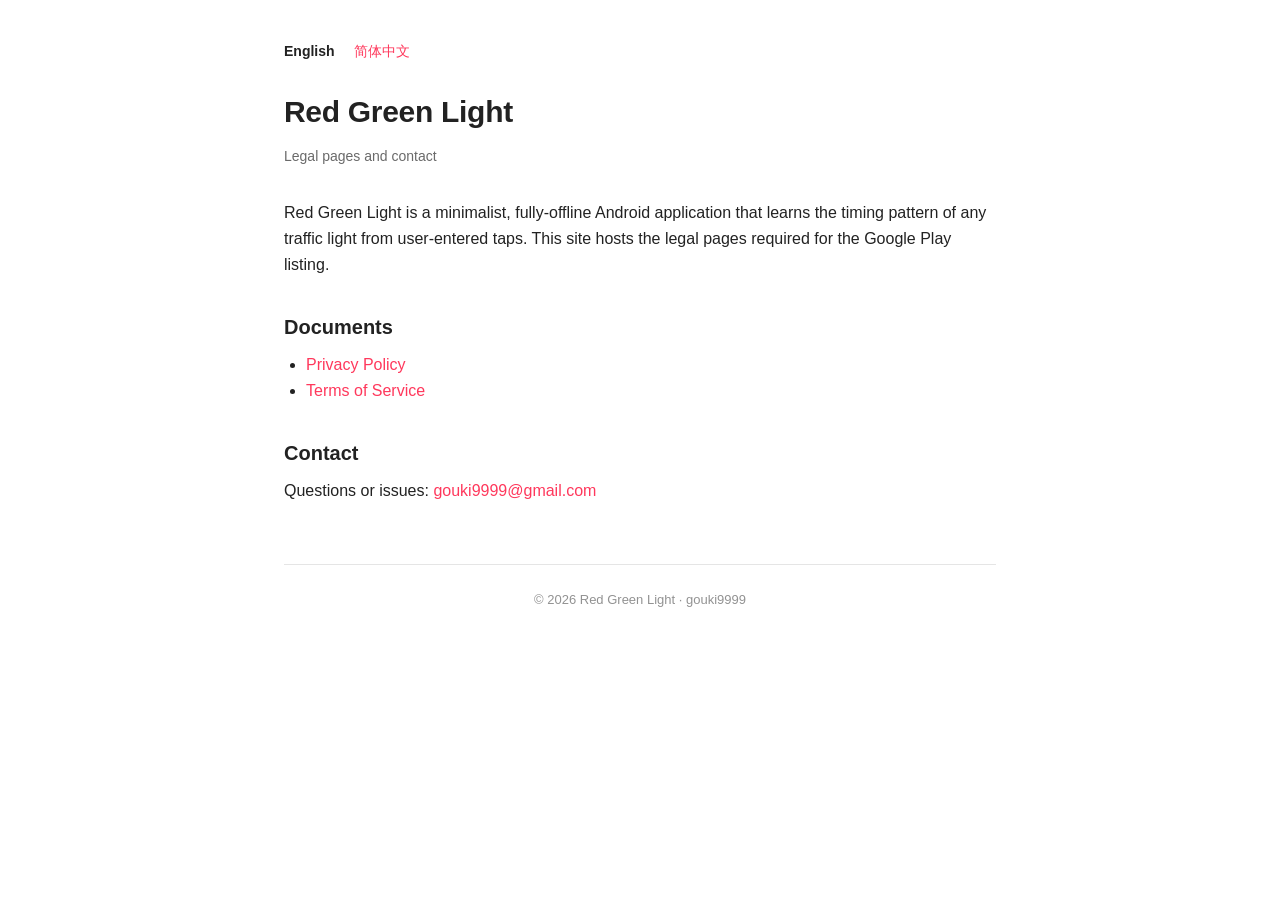
<file: index.html>
<!DOCTYPE html>
<html lang="en">
<head>
<meta charset="UTF-8">
<meta name="viewport" content="width=device-width, initial-scale=1">
<title>Red Green Light · Legal</title>
<link rel="stylesheet" href="style.css">
</head>
<body>

<div class="lang-toggle">
  <a href="#" onclick="document.body.classList.remove('zh');return false;" class="active">English</a>
  <a href="#" onclick="document.body.classList.add('zh');return false;">简体中文</a>
</div>

<section class="en">
  <h1>Red Green Light</h1>
  <p class="meta">Legal pages and contact</p>

  <p>Red Green Light is a minimalist, fully-offline Android application that
  learns the timing pattern of any traffic light from user-entered taps.
  This site hosts the legal pages required for the Google Play listing.</p>

  <h2>Documents</h2>
  <ul>
    <li><a href="privacy-policy.html">Privacy Policy</a></li>
    <li><a href="terms-of-service.html">Terms of Service</a></li>
  </ul>

  <h2>Contact</h2>
  <p>Questions or issues: <a href="mailto:gouki9999@gmail.com">gouki9999@gmail.com</a></p>
</section>

<section class="zh">
  <h1>红绿灯预测</h1>
  <p class="meta">法律页面与联系方式</p>

  <p>红绿灯预测是一个极简的完全离线 Android 应用，
  通过用户手动点击按钮记录红绿灯变化，学习这个路口的配时规律。
  本站托管了 Google Play 上架所需的法律页面。</p>

  <h2>文档</h2>
  <ul>
    <li><a href="privacy-policy.html">隐私政策</a></li>
    <li><a href="terms-of-service.html">服务条款</a></li>
  </ul>

  <h2>联系方式</h2>
  <p>问题反馈：<a href="mailto:gouki9999@gmail.com">gouki9999@gmail.com</a></p>
</section>

<div class="footer">© 2026 Red Green Light · gouki9999</div>

</body>
</html>
</file>
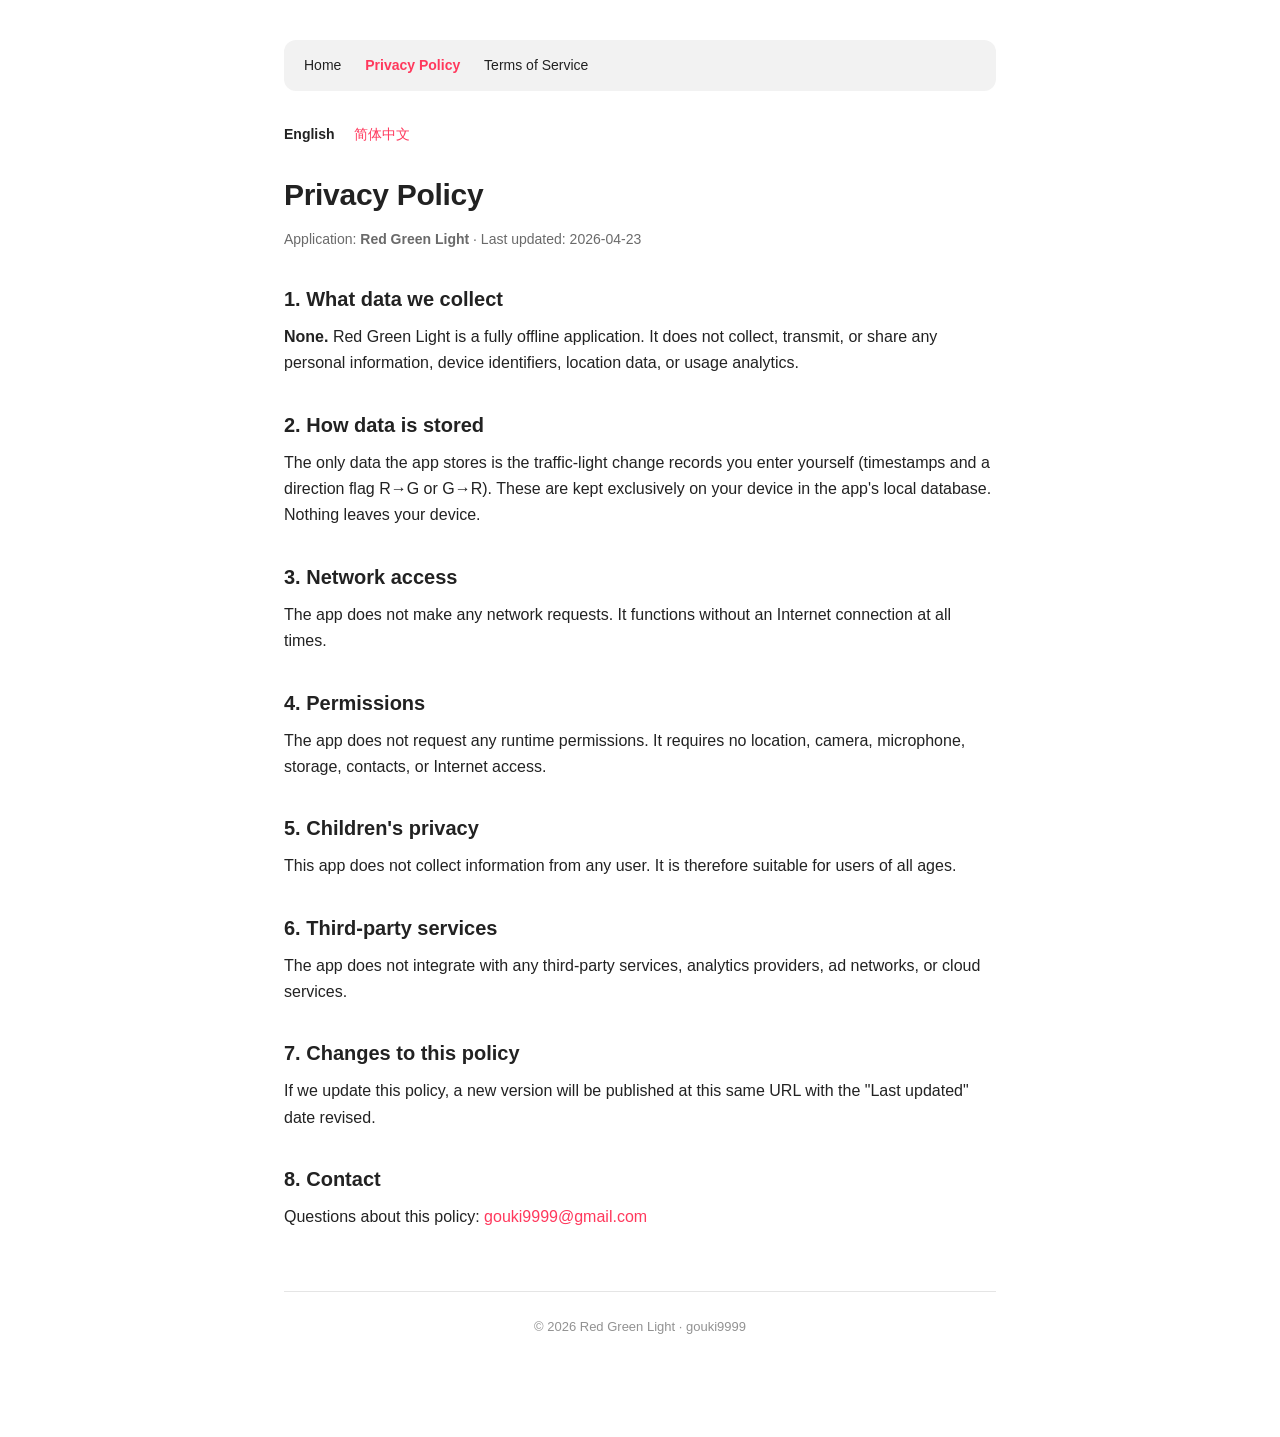
<file: privacy-policy.html>
<!DOCTYPE html>
<html lang="en">
<head>
<meta charset="UTF-8">
<meta name="viewport" content="width=device-width, initial-scale=1">
<title>Privacy Policy · Red Green Light</title>
<link rel="stylesheet" href="style.css">
</head>
<body>

<div class="nav">
  <a href="index.html">Home</a>
  <a href="privacy-policy.html" class="active">Privacy Policy</a>
  <a href="terms-of-service.html">Terms of Service</a>
</div>

<div class="lang-toggle">
  <a href="#" onclick="document.body.classList.remove('zh');return false;" class="active">English</a>
  <a href="#" onclick="document.body.classList.add('zh');return false;">简体中文</a>
</div>

<section class="en">
  <h1>Privacy Policy</h1>
  <p class="meta">Application: <strong>Red Green Light</strong> · Last updated: 2026-04-23</p>

  <h2>1. What data we collect</h2>
  <p><strong>None.</strong> Red Green Light is a fully offline application.
  It does not collect, transmit, or share any personal information, device
  identifiers, location data, or usage analytics.</p>

  <h2>2. How data is stored</h2>
  <p>The only data the app stores is the traffic-light change records you
  enter yourself (timestamps and a direction flag R→G or G→R). These are
  kept exclusively on your device in the app's local database. Nothing
  leaves your device.</p>

  <h2>3. Network access</h2>
  <p>The app does not make any network requests. It functions without an
  Internet connection at all times.</p>

  <h2>4. Permissions</h2>
  <p>The app does not request any runtime permissions. It requires no
  location, camera, microphone, storage, contacts, or Internet access.</p>

  <h2>5. Children's privacy</h2>
  <p>This app does not collect information from any user. It is therefore
  suitable for users of all ages.</p>

  <h2>6. Third-party services</h2>
  <p>The app does not integrate with any third-party services, analytics
  providers, ad networks, or cloud services.</p>

  <h2>7. Changes to this policy</h2>
  <p>If we update this policy, a new version will be published at this
  same URL with the "Last updated" date revised.</p>

  <h2>8. Contact</h2>
  <p>Questions about this policy: <a href="mailto:gouki9999@gmail.com">gouki9999@gmail.com</a></p>
</section>

<section class="zh">
  <h1>隐私政策</h1>
  <p class="meta">应用：<strong>红绿灯预测</strong> · 最后更新：2026-04-23</p>

  <h2>1. 我们收集什么数据</h2>
  <p><strong>什么都不收集。</strong>红绿灯预测是一个完全离线的应用，
  不收集、不传输、不共享任何个人信息、设备标识、位置数据或使用分析。</p>

  <h2>2. 数据如何存储</h2>
  <p>应用仅存储你手动输入的红绿灯变化记录（时间戳 + 方向标记 R→G 或 G→R）。
  这些数据只保存在你设备上的应用本地数据库中。任何信息都不会离开你的设备。</p>

  <h2>3. 网络访问</h2>
  <p>应用不发起任何网络请求，在没有互联网连接时可完整使用。</p>

  <h2>4. 权限</h2>
  <p>应用不申请任何运行时权限。不需要位置、相机、麦克风、存储、通讯录或互联网访问。</p>

  <h2>5. 儿童隐私</h2>
  <p>本应用不收集任何用户信息，因此适合各年龄段用户使用。</p>

  <h2>6. 第三方服务</h2>
  <p>应用不接入任何第三方服务、分析工具、广告网络或云服务。</p>

  <h2>7. 政策变更</h2>
  <p>若本政策有更新，新版本会发布在同一 URL，"最后更新"日期会相应修改。</p>

  <h2>8. 联系方式</h2>
  <p>有关本政策的问题：<a href="mailto:gouki9999@gmail.com">gouki9999@gmail.com</a></p>
</section>

<div class="footer">© 2026 Red Green Light · gouki9999</div>

</body>
</html>
</file>
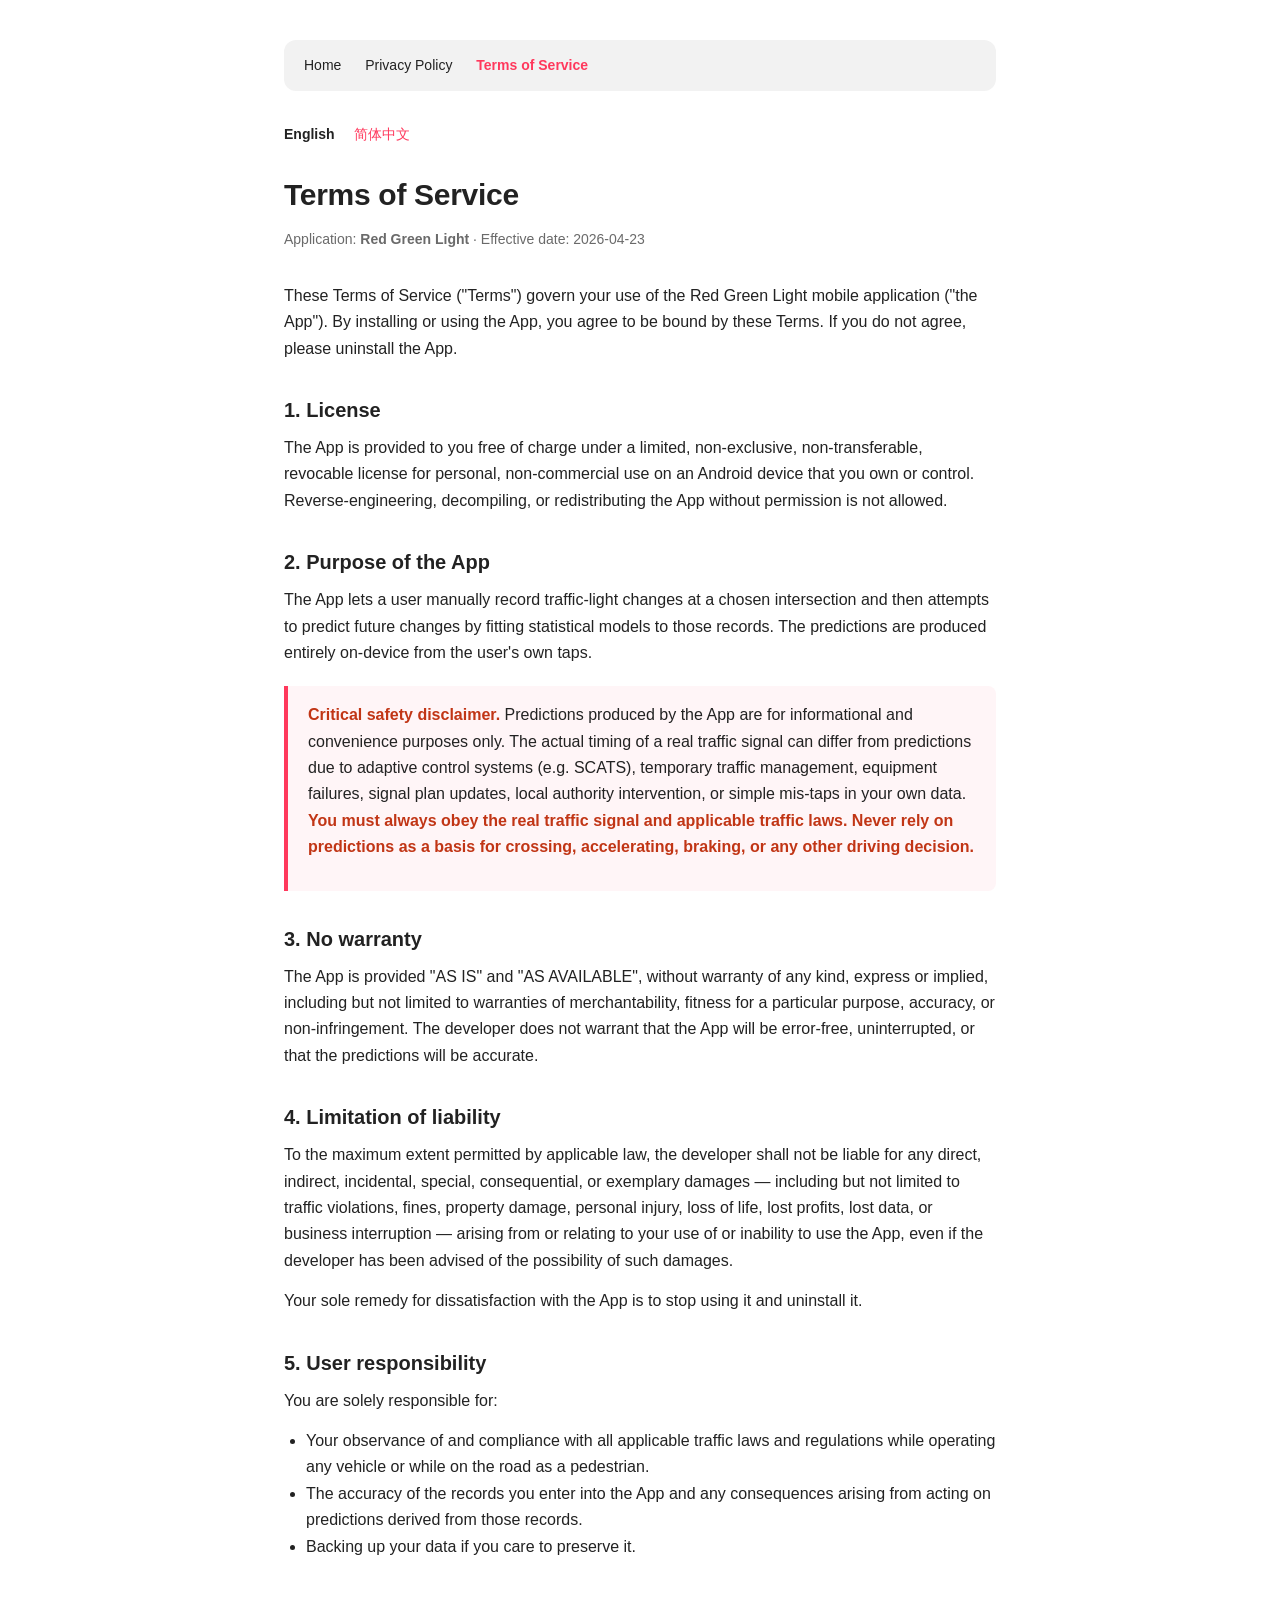
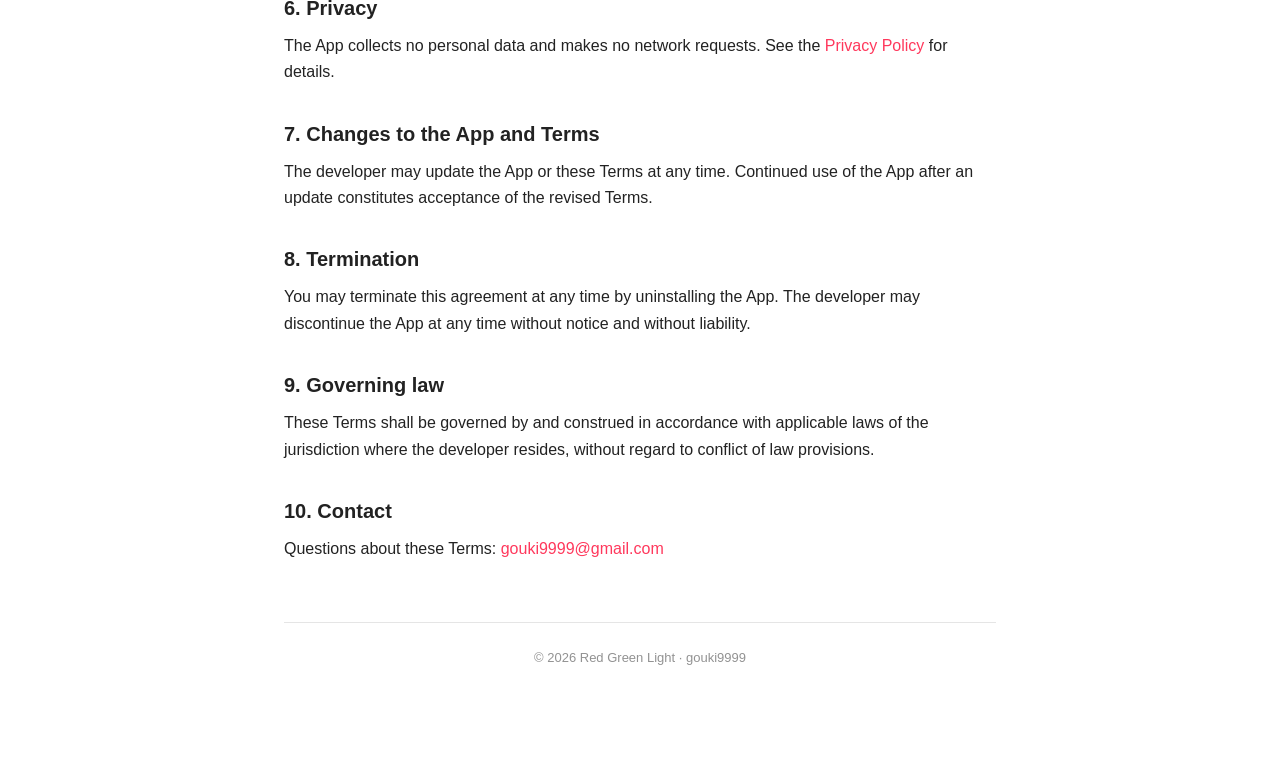
<file: terms-of-service.html>
<!DOCTYPE html>
<html lang="en">
<head>
<meta charset="UTF-8">
<meta name="viewport" content="width=device-width, initial-scale=1">
<title>Terms of Service · Red Green Light</title>
<link rel="stylesheet" href="style.css">
</head>
<body>

<div class="nav">
  <a href="index.html">Home</a>
  <a href="privacy-policy.html">Privacy Policy</a>
  <a href="terms-of-service.html" class="active">Terms of Service</a>
</div>

<div class="lang-toggle">
  <a href="#" onclick="document.body.classList.remove('zh');return false;" class="active">English</a>
  <a href="#" onclick="document.body.classList.add('zh');return false;">简体中文</a>
</div>

<section class="en">
  <h1>Terms of Service</h1>
  <p class="meta">Application: <strong>Red Green Light</strong> · Effective date: 2026-04-23</p>

  <p>These Terms of Service ("Terms") govern your use of the Red Green
  Light mobile application ("the App"). By installing or using the App,
  you agree to be bound by these Terms. If you do not agree, please
  uninstall the App.</p>

  <h2>1. License</h2>
  <p>The App is provided to you free of charge under a limited,
  non-exclusive, non-transferable, revocable license for personal,
  non-commercial use on an Android device that you own or control.
  Reverse-engineering, decompiling, or redistributing the App without
  permission is not allowed.</p>

  <h2>2. Purpose of the App</h2>
  <p>The App lets a user manually record traffic-light changes at a
  chosen intersection and then attempts to predict future changes by
  fitting statistical models to those records. The predictions are
  produced entirely on-device from the user's own taps.</p>

  <div class="callout">
    <p><strong>Critical safety disclaimer.</strong> Predictions produced
    by the App are for informational and convenience purposes only. The
    actual timing of a real traffic signal can differ from predictions
    due to adaptive control systems (e.g. SCATS), temporary traffic
    management, equipment failures, signal plan updates, local authority
    intervention, or simple mis-taps in your own data. <strong>You must
    always obey the real traffic signal and applicable traffic laws.
    Never rely on predictions as a basis for crossing, accelerating,
    braking, or any other driving decision.</strong></p>
  </div>

  <h2>3. No warranty</h2>
  <p>The App is provided "AS IS" and "AS AVAILABLE", without warranty
  of any kind, express or implied, including but not limited to
  warranties of merchantability, fitness for a particular purpose,
  accuracy, or non-infringement. The developer does not warrant that
  the App will be error-free, uninterrupted, or that the predictions
  will be accurate.</p>

  <h2>4. Limitation of liability</h2>
  <p>To the maximum extent permitted by applicable law, the developer
  shall not be liable for any direct, indirect, incidental, special,
  consequential, or exemplary damages — including but not limited to
  traffic violations, fines, property damage, personal injury, loss of
  life, lost profits, lost data, or business interruption — arising
  from or relating to your use of or inability to use the App, even if
  the developer has been advised of the possibility of such damages.</p>
  <p>Your sole remedy for dissatisfaction with the App is to stop using
  it and uninstall it.</p>

  <h2>5. User responsibility</h2>
  <p>You are solely responsible for:</p>
  <ul>
    <li>Your observance of and compliance with all applicable traffic
    laws and regulations while operating any vehicle or while on the
    road as a pedestrian.</li>
    <li>The accuracy of the records you enter into the App and any
    consequences arising from acting on predictions derived from those
    records.</li>
    <li>Backing up your data if you care to preserve it.</li>
  </ul>

  <h2>6. Privacy</h2>
  <p>The App collects no personal data and makes no network requests.
  See the <a href="privacy-policy.html">Privacy Policy</a> for details.</p>

  <h2>7. Changes to the App and Terms</h2>
  <p>The developer may update the App or these Terms at any time.
  Continued use of the App after an update constitutes acceptance of
  the revised Terms.</p>

  <h2>8. Termination</h2>
  <p>You may terminate this agreement at any time by uninstalling the
  App. The developer may discontinue the App at any time without notice
  and without liability.</p>

  <h2>9. Governing law</h2>
  <p>These Terms shall be governed by and construed in accordance with
  applicable laws of the jurisdiction where the developer resides,
  without regard to conflict of law provisions.</p>

  <h2>10. Contact</h2>
  <p>Questions about these Terms: <a href="mailto:gouki9999@gmail.com">gouki9999@gmail.com</a></p>
</section>

<section class="zh">
  <h1>服务条款</h1>
  <p class="meta">应用：<strong>红绿灯预测</strong> · 生效日期：2026-04-23</p>

  <p>本服务条款（"条款"）规范你对红绿灯预测移动应用（"本应用"）的使用。
  安装或使用本应用即表示你同意受本条款约束。如不同意，请卸载本应用。</p>

  <h2>1. 授权</h2>
  <p>本应用向你免费提供，授予一项有限的、非独占的、不可转让的、可撤销
  的许可，用于在你拥有或控制的 Android 设备上进行个人、非商业性使用。
  未经许可，不得对本应用进行反向工程、反编译或再分发。</p>

  <h2>2. 应用用途</h2>
  <p>本应用允许用户在选定路口手动记录红绿灯的变化，并尝试通过对这些
  记录拟合统计模型来预测未来变化。所有预测均由应用在设备本地基于用户
  自己的点击数据产生。</p>

  <div class="callout">
    <p><strong>关键安全免责声明。</strong>本应用产生的预测仅供参考和
    提供便利之用。实际红绿灯的配时可能因自适应控制系统（如 SCATS）、
    临时交通管制、设备故障、信号方案升级、交管部门干预，或用户自己
    数据中的误操作而与预测不符。<strong>你必须始终以实际交通信号灯
    和适用的交通法规为准。绝不可将预测作为通过路口、加速、制动或任何
    其他驾驶决策的依据。</strong></p>
  </div>

  <h2>3. 不作担保</h2>
  <p>本应用按"现状"和"可用性"提供，不作任何明示或默示的担保，包括但
  不限于适销性、适合特定用途、准确性或不侵权的担保。开发者不保证本
  应用无错误、不中断，或预测结果准确。</p>

  <h2>4. 责任限制</h2>
  <p>在适用法律允许的最大范围内，开发者不对任何直接、间接、附带、
  特殊、后果性或惩罚性损害承担责任——包括但不限于交通违章、罚款、
  财产损失、人身伤害、生命损失、利润损失、数据损失或业务中断——
  无论是由于你使用或无法使用本应用而引起或与之相关，即便开发者已被
  告知此类损害的可能性。</p>
  <p>你对本应用不满时的唯一救济方式是停止使用并卸载本应用。</p>

  <h2>5. 用户责任</h2>
  <p>你对以下事项单独负责：</p>
  <ul>
    <li>在操作任何车辆或作为行人在道路上时，遵守所有适用的交通法律
    和法规。</li>
    <li>你输入到本应用的记录的准确性，以及基于这些记录所得预测进行
    任何行为所产生的后果。</li>
    <li>如你希望保留数据，自行进行数据备份。</li>
  </ul>

  <h2>6. 隐私</h2>
  <p>本应用不收集任何个人数据，不发起任何网络请求。详见
  <a href="privacy-policy.html">隐私政策</a>。</p>

  <h2>7. 应用和条款的变更</h2>
  <p>开发者可能随时更新本应用或本条款。在更新后继续使用本应用即表示
  你接受修订后的条款。</p>

  <h2>8. 终止</h2>
  <p>你可以随时卸载本应用来终止本协议。开发者可在任何时候在不另行
  通知且不承担责任的情况下停止本应用的提供。</p>

  <h2>9. 适用法律</h2>
  <p>本条款受开发者所在司法管辖区的适用法律管辖并据其解释，不考虑
  法律冲突规则。</p>

  <h2>10. 联系方式</h2>
  <p>关于本条款的问题：<a href="mailto:gouki9999@gmail.com">gouki9999@gmail.com</a></p>
</section>

<div class="footer">© 2026 Red Green Light · gouki9999</div>

</body>
</html>
</file>
<file: style.css>
* { box-sizing: border-box; margin: 0; padding: 0; }

body {
    font-family: -apple-system, BlinkMacSystemFont, "Segoe UI", Roboto,
                 "PingFang SC", "Microsoft YaHei", sans-serif;
    max-width: 760px;
    margin: 40px auto;
    padding: 0 24px 60px;
    color: #222;
    line-height: 1.65;
    background: #fff;
}

h1 {
    font-size: 30px;
    font-weight: 700;
    letter-spacing: -0.3px;
    margin-bottom: 8px;
}

h2 {
    font-size: 20px;
    font-weight: 600;
    margin-top: 32px;
    margin-bottom: 8px;
}

p {
    margin-bottom: 14px;
}

ul {
    margin-left: 22px;
    margin-bottom: 14px;
}

a {
    color: #ff385c;
    text-decoration: none;
}

a:hover {
    text-decoration: underline;
}

.meta {
    color: #6a6a6a;
    font-size: 14px;
    margin-bottom: 32px;
}

.nav {
    background: #f2f2f2;
    border-radius: 12px;
    padding: 14px 20px;
    margin-bottom: 32px;
    font-size: 14px;
}

.nav a {
    margin-right: 20px;
    color: #222;
    font-weight: 500;
}

.nav a.active {
    color: #ff385c;
    font-weight: 600;
}

.lang-toggle {
    margin-bottom: 24px;
    font-size: 14px;
}

.lang-toggle a {
    margin-right: 16px;
    color: #ff385c;
}

.lang-toggle a.active {
    color: #222;
    font-weight: 600;
}

section.zh { display: none; }
body.zh section.zh { display: block; }
body.zh section.en { display: none; }

.callout {
    background: #fff5f7;
    border-left: 4px solid #ff385c;
    padding: 16px 20px;
    margin: 20px 0;
    border-radius: 0 8px 8px 0;
}

.callout strong {
    color: #c13515;
}

hr {
    border: 0;
    border-top: 1px solid #e5e5e5;
    margin: 40px 0;
}

.footer {
    margin-top: 60px;
    padding-top: 24px;
    border-top: 1px solid #e5e5e5;
    color: #929292;
    font-size: 13px;
    text-align: center;
}
</file>
